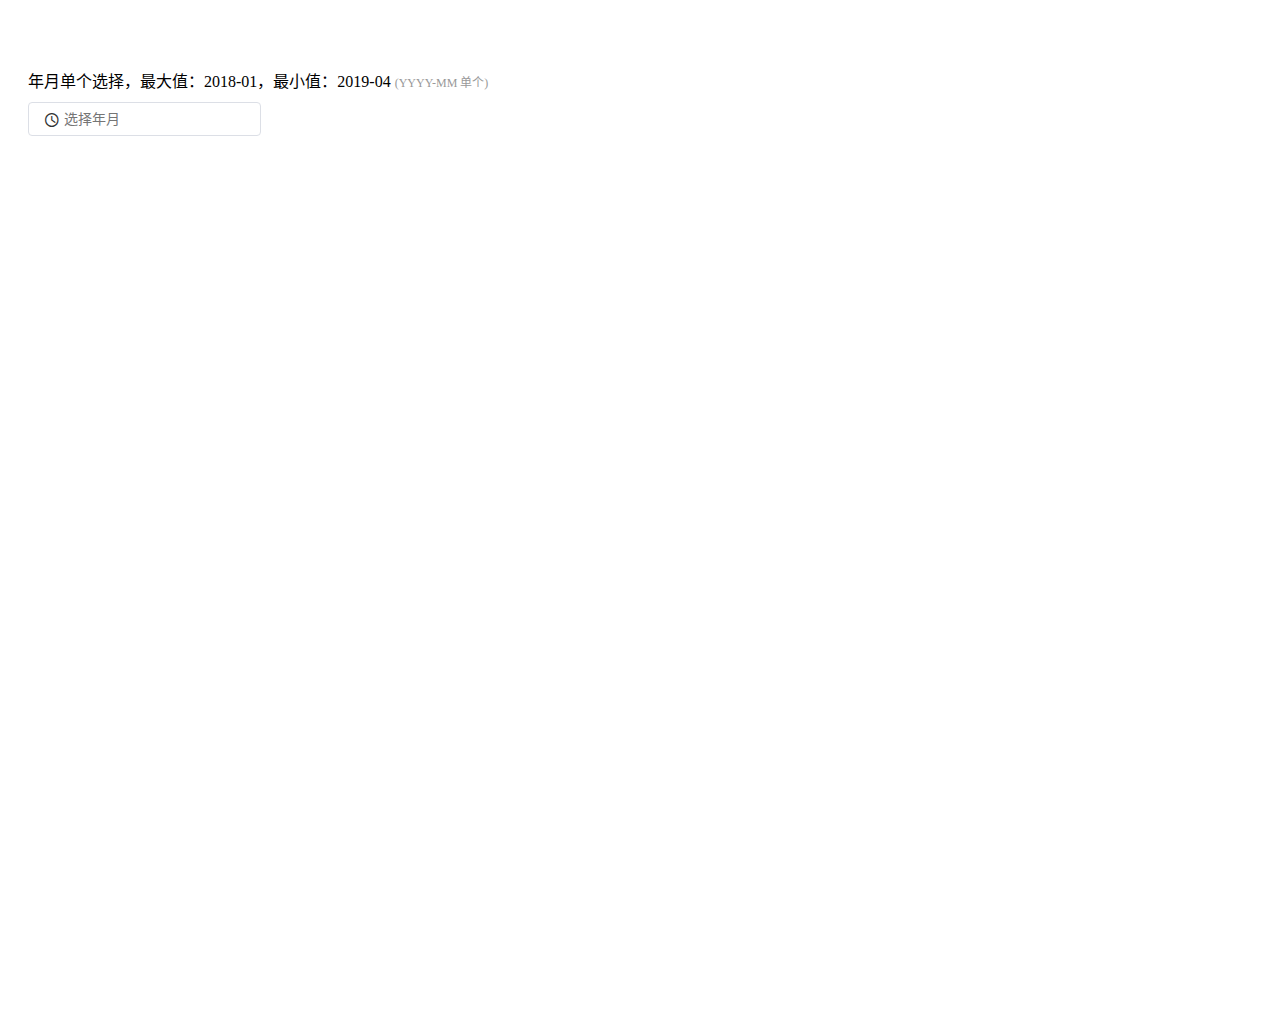
<file: InMarket/hydp/datepicker/index.html>
<!DOCTYPE html>
<html lang="zh-CN">
<head>
    <meta http-equiv="X-UA-Compatible" content="IE=Edge">
    <meta charset="UTF-8">
    <link rel="stylesheet" href="css/datepicker.css">
    <style>
      .p20{
        padding:20px;
      }
      .mt20{
        margin-top:20px;
      }
      .mt40{
        margin-top:40px;
      }
      .mt10{
        margin-top:10px;
      }
      .hide{
        display: none;
      }
      body{
        height:1000px;
      }
      .c999{
        color:#999;
        font-size:12px;
      }
      
    </style>
</head>
<body >
    <div class="p20">
      
    <!--   <div class="mt40">
        <div>年月日单个选择，无最大最小值 <span class="c999">(YYYY-MM-DD 单个)</span></div>
        <div class="c-datepicker-date-editor c-datepicker-single-editor J-datepicker-day mt10">
          <i class="c-datepicker-range__icon kxiconfont icon-clock"></i>
          <input type="text" autocomplete="off" name="" placeholder="选择日期" class=" c-datepicker-data-input only-date" value="">
        </div>
      </div>
      <div class="mt40">
        <div>年月日范围选择，无最大最小值 <span class="c999">(YYYY-MM-DD 范围)</span></div>
        <div class="c-datepicker-date-editor  J-datepicker-range-day mt10">
          <i class="c-datepicker-range__icon kxiconfont icon-clock"></i>
          <input placeholder="开始日期" name="" class="c-datepicker-data-input only-date" value="">
          <span class="c-datepicker-range-separator">-</span>
          <input placeholder="结束日期" name="" class="c-datepicker-data-input only-date" value="">
        </div>
      </div>

      <div class="mt40">
        <div>年月日范围选择，无最大最小值 <span class="c999">(YYYY-MM-DD 范围)</span></div>
        <div class="c-datepicker-date-editor J-datepicker-range-day mt10">
          <i class="c-datepicker-range__icon kxiconfont icon-clock"></i>
          <input placeholder="开始日期" name="" class="c-datepicker-data-input only-date" value="">
          <span class="c-datepicker-range-separator">-</span>
          <input placeholder="结束日期" name="" class="c-datepicker-data-input only-date" value="">
        </div>
      </div>

      <div class="mt40">
        <div>年月日十分秒单个选择，最小值：2018-01-01 04:00:00 ，最大值：2019-04-29 20:59:59 <span class="c999">(YYYY-MM-DD HH:mm:ss 单个)</span></div>
        <div class="c-datepicker-date-editor c-datepicker-single-editor J-datepicker mt10">
          <i class="c-datepicker-range__icon kxiconfont icon-clock"></i>
          <input type="text" autocomplete="off" name="" placeholder="选择日期" class=" c-datepicker-data-input" value="2019-04-29 20:59:59">
        </div>
      </div>
      <div class="mt40">
        <div>年月日十分秒范围选择，最小值：2018-01-01 06:00:00 ，最大值：2019-04-29 20:59:59 <span class="c999">(YYYY-MM-DD HH:mm:ss 范围)</span></div>
        <div class="c-datepicker-date-editor J-datepicker-range mt10">
          <i class="c-datepicker-range__icon kxiconfont icon-clock"></i>
          <input placeholder="开始日期" name="" class="c-datepicker-data-input" value="2018-01-01 04:00:00">
          <span class="c-datepicker-range-separator">-</span>
          <input placeholder="结束日期" name="" class="c-datepicker-data-input" value="2018-03-01 04:00:00">
        </div>
      </div>

      <div class="mt40">
        <div>年月日十分秒范围选择，开始结束限制在一个自然月内 <span class="c999">(YYYY-MM-DD HH:mm:ss 范围)</span></div>
        <div class="c-datepicker-date-editor J-datepicker-range-betweenMonth mt10">
          <i class="c-datepicker-range__icon kxiconfont icon-clock"></i>
          <input placeholder="开始日期" name="" class="c-datepicker-data-input" value="">
          <span class="c-datepicker-range-separator">-</span>
          <input placeholder="结束日期" name="" class="c-datepicker-data-input" value="">
        </div>
      </div>

      <div class="mt40">
        <div>年月日十分秒范围选择，开始结束限制在30天内 <span class="c999">(YYYY-MM-DD HH:mm:ss 范围)</span></div>
        <div class="c-datepicker-date-editor J-datepicker-range-between30 mt10">
          <i class="c-datepicker-range__icon kxiconfont icon-clock"></i>
          <input placeholder="开始日期" name="" class="c-datepicker-data-input" value="">
          <span class="c-datepicker-range-separator">-</span>
          <input placeholder="结束日期" name="" class="c-datepicker-data-input" value="">
        </div>
      </div>

      <div class="mt40">
        <div>年月日十分单个选择 <span class="c999">(YYYY-MM-DD HH:mm 单个)</span></div>
        <div class="c-datepicker-date-editor c-datepicker-single-editor J-datepickerTime-single mt10">
          <i class="c-datepicker-range__icon kxiconfont icon-clock"></i>
          <input type="text" autocomplete="off" name="" placeholder="选择日期" class=" c-datepicker-data-input" value="">
        </div>
      </div>

      <div class="mt40">
        <div>年月日十分范围选择 <span class="c999">(YYYY-MM-DD HH:mm 范围)</span></div>
        <div class="c-datepicker-date-editor J-datepickerTime-range mt10">
          <i class="c-datepicker-range__icon kxiconfont icon-clock"></i>
          <input placeholder="开始日期" name="" class="c-datepicker-data-input" value="">
          <span class="c-datepicker-range-separator">-</span>
          <input placeholder="结束日期" name="" class="c-datepicker-data-input" value="">
        </div>
      </div>
 -->
      <div class="mt40">
        <div>年月单个选择，最大值：2018-01，最小值：2019-04 <span class="c999">(YYYY-MM 单个)</span></div>
        <div class="c-datepicker-date-editor c-datepicker-single-editor J-yearMonthPicker-single mt10">
          <i class="c-datepicker-range__icon kxiconfont icon-clock"></i>
          <input type="text" autocomplete="off" name="" placeholder="选择年月" class=" c-datepicker-data-input" value="">
        </div>
      </div>

     <!--  <div class="mt40">
        <div>年单个选择，最大值：2018，最小值：2019 <span class="c999">(YYYY 单个)</span></div>
        <div class="c-datepicker-date-editor c-datepicker-single-editor J-yearPicker-single mt10">
          <i class="c-datepicker-range__icon kxiconfont icon-clock"></i>
          <input type="text" autocomplete="off" name="" placeholder="选择年份" class=" c-datepicker-data-input" value="">
        </div>
      </div>
      <div class="c-datepicker-box mt40" style="height:300px;overflow: auto;background: #fdf2d7;padding: 20px;">
        父元素滚动，日期选择框跟随input滚动例子<br>
        父元素div.c-datepicker-box，样式：height:300px;overflow: auto; <br><br>
        占位 <br><br>
        占位 <br><br>
        <div class="mt40">
          <div>年月日单个选择，测试父元素滚动用</div>
          <div class="c-datepicker-date-editor c-datepicker-single-editor J-datepicker-day mt10">
            <i class="c-datepicker-range__icon kxiconfont icon-clock"></i>
            <input type="text" autocomplete="off" name="" placeholder="选择日期" class=" c-datepicker-data-input only-date" value="">
          </div>
        </div>
        <div class="mt20">
          <div>年月日单个选择，测试父元素滚动用</div>
          <div class="c-datepicker-date-editor c-datepicker-single-editor J-datepicker-day mt10">
            <i class="c-datepicker-range__icon kxiconfont icon-clock"></i>
            <input type="text" autocomplete="off" name="" placeholder="选择日期" class=" c-datepicker-data-input only-date" value="">
          </div>
        </div>
        占位 <br><br>
        占位 <br><br>
        占位 <br><br>
        占位 <br><br>
        占位 <br><br>
        占位 <br><br> -->
      </div>
      
       
    </div>
    <!-- <i class="c-datepicker-input__icon c-datepicker-range__close-icon"></i> -->
    <script src="http://www.jq22.com/jquery/jquery-1.10.2.js"></script>
    <script src="js/plugins/moment.min.js"></script>
    <!-- <script src="js/datapicker-separate/api.js"></script>
    <script src="js/datapicker-separate/year.js"></script>
    <script src="js/datapicker-separate/month.js"></script>
    <script src="js/datapicker-separate/day.js"></script>
    <script src="js/datapicker-separate/time.js"></script>
    <script src="js/datapicker-separate/datepicker.js"></script> -->

    <script src="js/datepicker.all.js"></script>
    <!-- <script src="js/datepicker.all.min.js"></script> -->
    <script type="text/javascript">
      $(function(){
        var DATAPICKERAPI = {
          // 默认input显示当前月,自己获取后填充
          activeMonthRange: function () {
            return {
              begin: moment().set({ 'date': 1, 'hour': 0, 'minute': 0, 'second': 0 }).format('YYYY-MM-DD HH:mm:ss'),
              end: moment().set({ 'hour': 23, 'minute': 59, 'second': 59 }).format('YYYY-MM-DD HH:mm:ss')
            }
          },
          shortcutMonth: function () {
            // 当月
            var nowDay = moment().get('date');
            var prevMonthFirstDay = moment().subtract(1, 'months').set({ 'date': 1 });
            var prevMonthDay = moment().diff(prevMonthFirstDay, 'days');
            return {
              now: '-' + nowDay + ',0',
              prev: '-' + prevMonthDay + ',-' + nowDay
            }
          },
          // 注意为函数：快捷选项option:只能同一个月份内的
          rangeMonthShortcutOption1: function () {
            var result = DATAPICKERAPI.shortcutMonth();
            return [{
              name: '昨天',
              day: '-1,-1',
              time: '00:00:00,23:59:59'
            }, {
              name: '这一月',
              day: result.now,
              time: '00:00:00,'
            }, {
              name: '上一月',
              day: result.prev,
              time: '00:00:00,23:59:59'
            }];
          },
          // 快捷选项option
          rangeShortcutOption1: [{
            name: '最近一周',
            day: '-7,0'
          }, {
            name: '最近一个月',
            day: '-30,0'
          }, {
            name: '最近三个月',
            day: '-90, 0'
          }],
          singleShortcutOptions1: [{
            name: '今天',
            day: '0'
          }, {
            name: '昨天',
            day: '-1',
            time: '00:00:00'
          }, {
            name: '一周前',
            day: '-7'
          }]
        };
          //十分秒年月日单个
          $('.J-datepicker').datePicker({
            hasShortcut:true,
            min:'2018-01-01 04:00:00',
            max:'2019-04-29 20:59:59',
            shortcutOptions:[{
              name: '今天',
              day: '0'
            }, {
              name: '昨天',
              day: '-1',
              time: '00:00:00'
            }, {
              name: '一周前',
              day: '-7'
            }],
            hide:function(){
              console.info(this)
            }
          });
          
          //年月日单个
          $('.J-datepicker-day').datePicker({
            hasShortcut: true,
            format:'YYYY-MM-DD',
            shortcutOptions: [{
              name: '今天',
              day: '0'
            }, {
              name: '昨天',
              day: '-1'
            }, {
              name: '一周前',
              day: '-7'
            }]
          });
          
          //年月日范围
          $('.J-datepicker-range-day').datePicker({
            hasShortcut: true,
            format: 'YYYY-MM-DD',
            isRange: true,
            shortcutOptions: DATAPICKERAPI.rangeShortcutOption1
          });

          //十分年月日单个
          $('.J-datepickerTime-single').datePicker({
            format: 'YYYY-MM-DD HH:mm'
          });
          
          //十分年月日范围
          $('.J-datepickerTime-range').datePicker({
            format: 'YYYY-MM-DD HH:mm',
            isRange: true
          });
          
          //十分秒年月日范围，包含最大最小值
          $('.J-datepicker-range').datePicker({
            hasShortcut: true,
            min: '2018-01-01 06:00:00',
            max: '2019-04-29 20:59:59',
            isRange: true,
            shortcutOptions: [{
              name: '昨天',
              day: '-1,-1',
              time: '00:00:00,23:59:59'
            },{
              name: '最近一周',
              day: '-7,0',
              time:'00:00:00,'
            }, {
              name: '最近一个月',
              day: '-30,0',
              time: '00:00:00,'
            }, {
              name: '最近三个月',
              day: '-90, 0',
              time: '00:00:00,'
            }],
            hide: function () {
              console.info(this.$input.eq(0).val(), this.$input.eq(1).val())
            }
          });
          //十分秒年月日范围，限制只能选择同一月，比如2018-10-01到2018-10-30
          $('.J-datepicker-range-betweenMonth').datePicker({
            isRange: true,
            between:'month',
            hasShortcut: true,
            shortcutOptions: DATAPICKERAPI.rangeMonthShortcutOption1()
          });
          
          //十分秒年月日范围，限制开始结束相隔天数小于30天
          $('.J-datepicker-range-between30').datePicker({
            isRange: true,
            between: 30
          });
          
          //年月单个
          $('.J-yearMonthPicker-single').datePicker({
            format: 'YYYY-MM',
            min: '2018-01',
            max: '2019-04'
          });
          
          //选择年
          $('.J-yearPicker-single').datePicker({
            format: 'YYYY',
            min: '2018',
            max: '2020'
          });
          
          
      });
    </script>
</body>
</html>
</file>
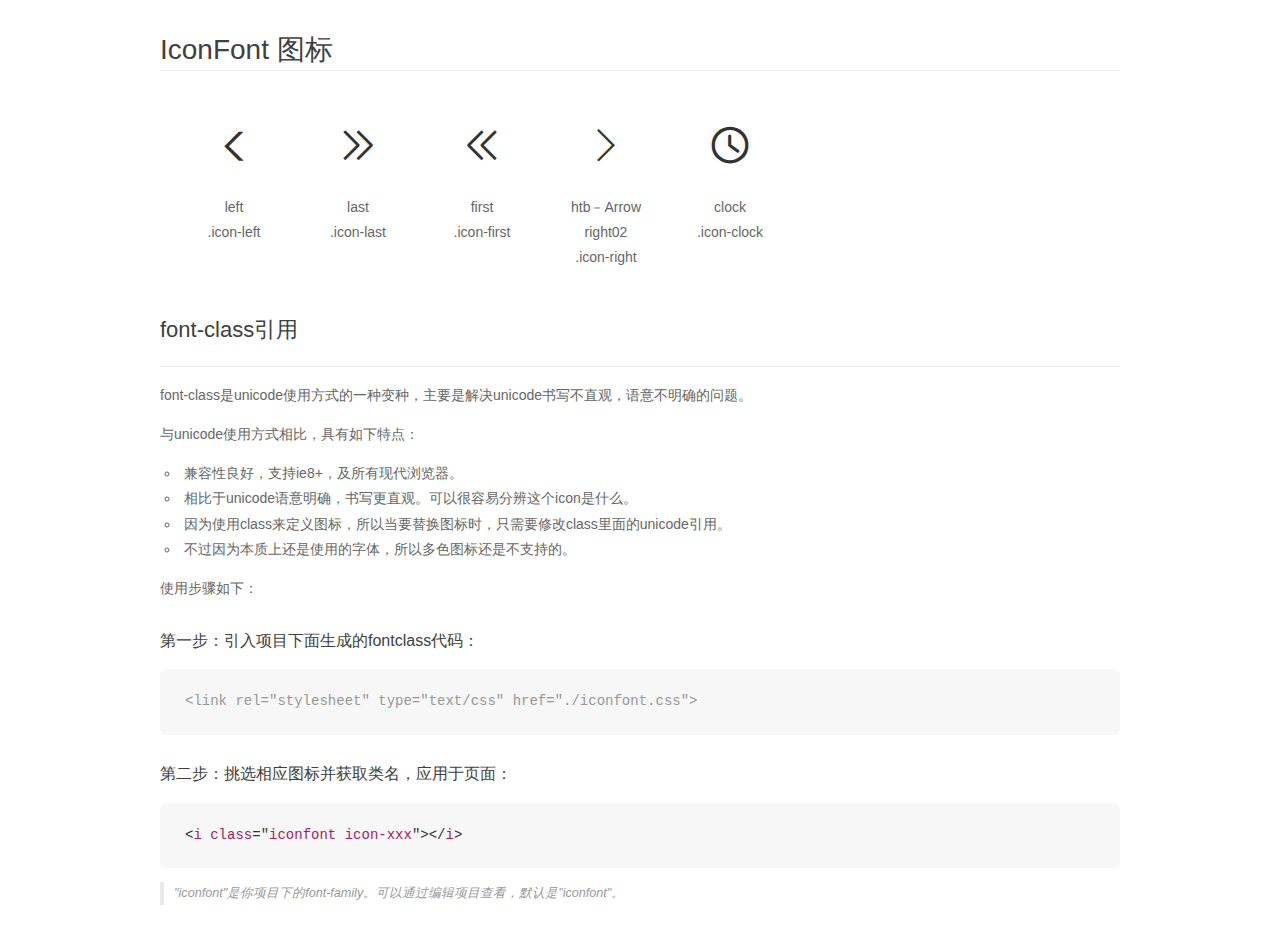
<file: InMarket/hydp/datepicker/fonts/iconfont/demo_fontclass.html>
<!DOCTYPE html>
<html>
<head>
    <meta charset="utf-8"/>
    <title>IconFont</title>
    <link rel="stylesheet" href="demo.css">
    <link rel="stylesheet" href="iconfont.css">
</head>
<body>
    <div class="main markdown">
        <h1>IconFont 图标</h1>
        <ul class="icon_lists clear">
            
                <li>
                <i class="icon iconfont icon-left"></i>
                    <div class="name">left</div>
                    <div class="fontclass">.icon-left</div>
                </li>
            
                <li>
                <i class="icon iconfont icon-last"></i>
                    <div class="name">last</div>
                    <div class="fontclass">.icon-last</div>
                </li>
            
                <li>
                <i class="icon iconfont icon-first"></i>
                    <div class="name">first</div>
                    <div class="fontclass">.icon-first</div>
                </li>
            
                <li>
                <i class="icon iconfont icon-right"></i>
                    <div class="name">htb－Arrow right02</div>
                    <div class="fontclass">.icon-right</div>
                </li>
            
                <li>
                <i class="icon iconfont icon-clock"></i>
                    <div class="name">clock</div>
                    <div class="fontclass">.icon-clock</div>
                </li>
            
        </ul>

        <h2 id="font-class-">font-class引用</h2>
        <hr>

        <p>font-class是unicode使用方式的一种变种，主要是解决unicode书写不直观，语意不明确的问题。</p>
        <p>与unicode使用方式相比，具有如下特点：</p>
        <ul>
        <li>兼容性良好，支持ie8+，及所有现代浏览器。</li>
        <li>相比于unicode语意明确，书写更直观。可以很容易分辨这个icon是什么。</li>
        <li>因为使用class来定义图标，所以当要替换图标时，只需要修改class里面的unicode引用。</li>
        <li>不过因为本质上还是使用的字体，所以多色图标还是不支持的。</li>
        </ul>
        <p>使用步骤如下：</p>
        <h3 id="-fontclass-">第一步：引入项目下面生成的fontclass代码：</h3>


        <pre><code class="lang-js hljs javascript"><span class="hljs-comment">&lt;link rel="stylesheet" type="text/css" href="./iconfont.css"&gt;</span></code></pre>
        <h3 id="-">第二步：挑选相应图标并获取类名，应用于页面：</h3>
        <pre><code class="lang-css hljs">&lt;<span class="hljs-selector-tag">i</span> <span class="hljs-selector-tag">class</span>="<span class="hljs-selector-tag">iconfont</span> <span class="hljs-selector-tag">icon-xxx</span>"&gt;&lt;/<span class="hljs-selector-tag">i</span>&gt;</code></pre>
        <blockquote>
        <p>"iconfont"是你项目下的font-family。可以通过编辑项目查看，默认是"iconfont"。</p>
        </blockquote>
    </div>
</body>
</html>
</file>
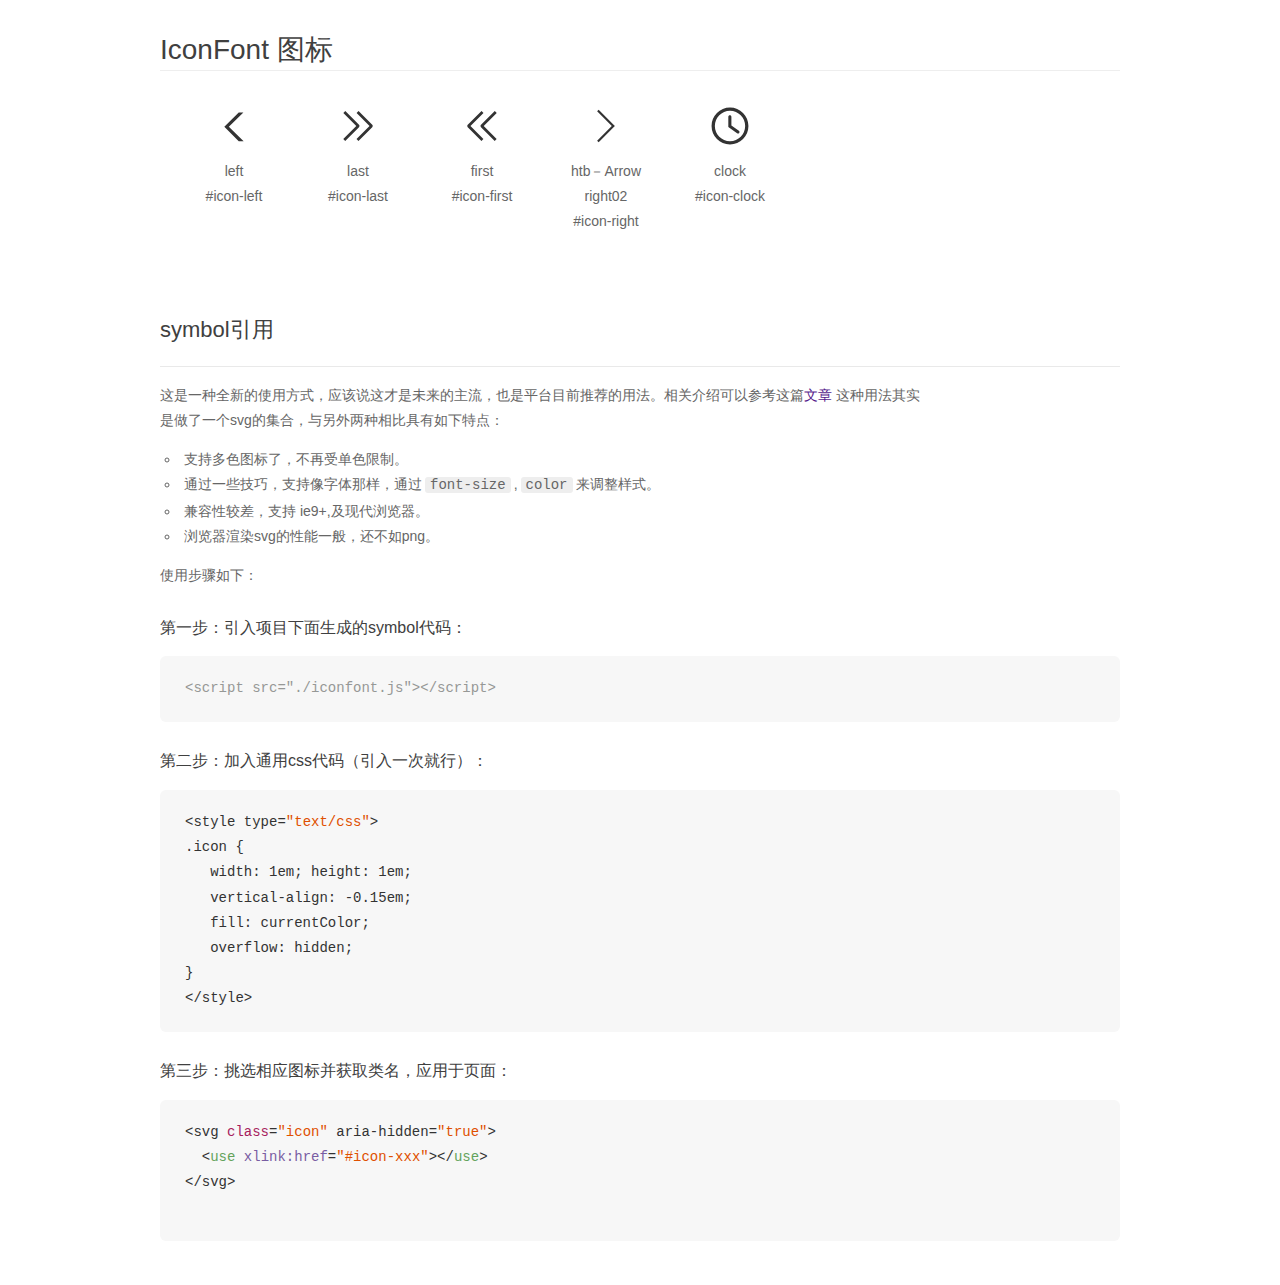
<file: InMarket/hydp/datepicker/fonts/iconfont/demo_symbol.html>
<!DOCTYPE html>
<html>
<head>
    <meta charset="utf-8"/>
    <title>IconFont</title>
    <link rel="stylesheet" href="demo.css">
    <script src="iconfont.js"></script>

    <style type="text/css">
        .icon {
          /* 通过设置 font-size 来改变图标大小 */
          width: 1em; height: 1em;
          /* 图标和文字相邻时，垂直对齐 */
          vertical-align: -0.15em;
          /* 通过设置 color 来改变 SVG 的颜色/fill */
          fill: currentColor;
          /* path 和 stroke 溢出 viewBox 部分在 IE 下会显示
             normalize.css 中也包含这行 */
          overflow: hidden;
        }

    </style>
</head>
<body>
    <div class="main markdown">
        <h1>IconFont 图标</h1>
        <ul class="icon_lists clear">
            
                <li>
                    <svg class="icon" aria-hidden="true">
                        <use xlink:href="#icon-left"></use>
                    </svg>
                    <div class="name">left</div>
                    <div class="fontclass">#icon-left</div>
                </li>
            
                <li>
                    <svg class="icon" aria-hidden="true">
                        <use xlink:href="#icon-last"></use>
                    </svg>
                    <div class="name">last</div>
                    <div class="fontclass">#icon-last</div>
                </li>
            
                <li>
                    <svg class="icon" aria-hidden="true">
                        <use xlink:href="#icon-first"></use>
                    </svg>
                    <div class="name">first</div>
                    <div class="fontclass">#icon-first</div>
                </li>
            
                <li>
                    <svg class="icon" aria-hidden="true">
                        <use xlink:href="#icon-right"></use>
                    </svg>
                    <div class="name">htb－Arrow right02</div>
                    <div class="fontclass">#icon-right</div>
                </li>
            
                <li>
                    <svg class="icon" aria-hidden="true">
                        <use xlink:href="#icon-clock"></use>
                    </svg>
                    <div class="name">clock</div>
                    <div class="fontclass">#icon-clock</div>
                </li>
            
        </ul>


        <h2 id="symbol-">symbol引用</h2>
        <hr>

        <p>这是一种全新的使用方式，应该说这才是未来的主流，也是平台目前推荐的用法。相关介绍可以参考这篇<a href="">文章</a>
        这种用法其实是做了一个svg的集合，与另外两种相比具有如下特点：</p>
        <ul>
          <li>支持多色图标了，不再受单色限制。</li>
          <li>通过一些技巧，支持像字体那样，通过<code>font-size</code>,<code>color</code>来调整样式。</li>
          <li>兼容性较差，支持 ie9+,及现代浏览器。</li>
          <li>浏览器渲染svg的性能一般，还不如png。</li>
        </ul>
        <p>使用步骤如下：</p>
        <h3 id="-symbol-">第一步：引入项目下面生成的symbol代码：</h3>
        <pre><code class="lang-js hljs javascript"><span class="hljs-comment">&lt;script src="./iconfont.js"&gt;&lt;/script&gt;</span></code></pre>
        <h3 id="-css-">第二步：加入通用css代码（引入一次就行）：</h3>
        <pre><code class="lang-js hljs javascript">&lt;style type=<span class="hljs-string">"text/css"</span>&gt;
.icon {
   width: <span class="hljs-number">1</span>em; height: <span class="hljs-number">1</span>em;
   vertical-align: <span class="hljs-number">-0.15</span>em;
   fill: currentColor;
   overflow: hidden;
}
&lt;<span class="hljs-regexp">/style&gt;</span></code></pre>
        <h3 id="-">第三步：挑选相应图标并获取类名，应用于页面：</h3>
        <pre><code class="lang-js hljs javascript">&lt;svg <span class="hljs-class"><span class="hljs-keyword">class</span></span>=<span class="hljs-string">"icon"</span> aria-hidden=<span class="hljs-string">"true"</span>&gt;<span class="xml"><span class="hljs-tag">
  &lt;<span class="hljs-name">use</span> <span class="hljs-attr">xlink:href</span>=<span class="hljs-string">"#icon-xxx"</span>&gt;</span><span class="hljs-tag">&lt;/<span class="hljs-name">use</span>&gt;</span>
</span>&lt;<span class="hljs-regexp">/svg&gt;
        </span></code></pre>
    </div>
</body>
</html>
</file>
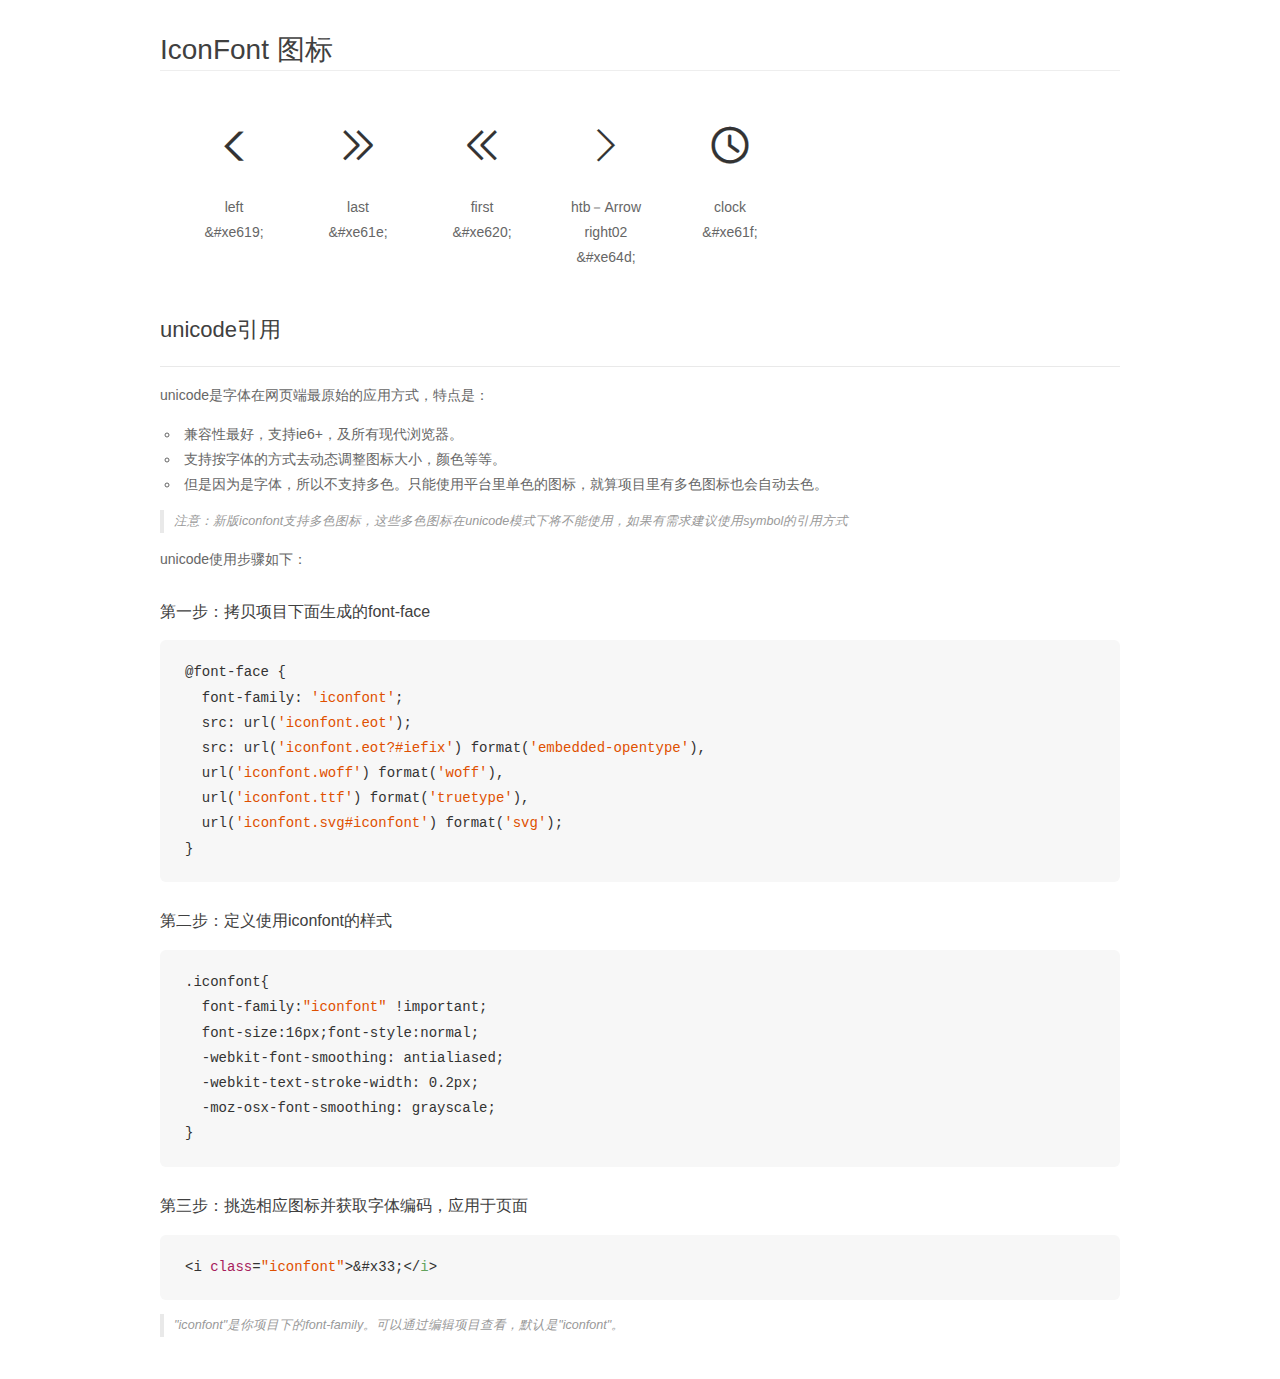
<file: InMarket/hydp/datepicker/fonts/iconfont/demo_unicode.html>
<!DOCTYPE html>
<html>
<head>
    <meta charset="utf-8"/>
    <title>IconFont</title>
    <link rel="stylesheet" href="demo.css">

    <style type="text/css">

        @font-face {font-family: "iconfont";
          src: url('iconfont.eot'); /* IE9*/
          src: url('iconfont.eot#iefix') format('embedded-opentype'), /* IE6-IE8 */
          url('iconfont.woff') format('woff'), /* chrome, firefox */
          url('iconfont.ttf') format('truetype'), /* chrome, firefox, opera, Safari, Android, iOS 4.2+*/
          url('iconfont.svg#iconfont') format('svg'); /* iOS 4.1- */
        }

        .iconfont {
          font-family:"iconfont" !important;
          font-size:16px;
          font-style:normal;
          -webkit-font-smoothing: antialiased;
          -webkit-text-stroke-width: 0.2px;
          -moz-osx-font-smoothing: grayscale;
        }

    </style>
</head>
<body>
    <div class="main markdown">
        <h1>IconFont 图标</h1>
        <ul class="icon_lists clear">
            
                <li>
                <i class="icon iconfont">&#xe619;</i>
                    <div class="name">left</div>
                    <div class="code">&amp;#xe619;</div>
                </li>
            
                <li>
                <i class="icon iconfont">&#xe61e;</i>
                    <div class="name">last</div>
                    <div class="code">&amp;#xe61e;</div>
                </li>
            
                <li>
                <i class="icon iconfont">&#xe620;</i>
                    <div class="name">first</div>
                    <div class="code">&amp;#xe620;</div>
                </li>
            
                <li>
                <i class="icon iconfont">&#xe64d;</i>
                    <div class="name">htb－Arrow right02</div>
                    <div class="code">&amp;#xe64d;</div>
                </li>
            
                <li>
                <i class="icon iconfont">&#xe61f;</i>
                    <div class="name">clock</div>
                    <div class="code">&amp;#xe61f;</div>
                </li>
            
        </ul>
        <h2 id="unicode-">unicode引用</h2>
        <hr>

        <p>unicode是字体在网页端最原始的应用方式，特点是：</p>
        <ul>
        <li>兼容性最好，支持ie6+，及所有现代浏览器。</li>
        <li>支持按字体的方式去动态调整图标大小，颜色等等。</li>
        <li>但是因为是字体，所以不支持多色。只能使用平台里单色的图标，就算项目里有多色图标也会自动去色。</li>
        </ul>
        <blockquote>
        <p>注意：新版iconfont支持多色图标，这些多色图标在unicode模式下将不能使用，如果有需求建议使用symbol的引用方式</p>
        </blockquote>
        <p>unicode使用步骤如下：</p>
        <h3 id="-font-face">第一步：拷贝项目下面生成的font-face</h3>
        <pre><code class="lang-js hljs javascript">@font-face {
  font-family: <span class="hljs-string">'iconfont'</span>;
  src: url(<span class="hljs-string">'iconfont.eot'</span>);
  src: url(<span class="hljs-string">'iconfont.eot?#iefix'</span>) format(<span class="hljs-string">'embedded-opentype'</span>),
  url(<span class="hljs-string">'iconfont.woff'</span>) format(<span class="hljs-string">'woff'</span>),
  url(<span class="hljs-string">'iconfont.ttf'</span>) format(<span class="hljs-string">'truetype'</span>),
  url(<span class="hljs-string">'iconfont.svg#iconfont'</span>) format(<span class="hljs-string">'svg'</span>);
}
</code></pre>
        <h3 id="-iconfont-">第二步：定义使用iconfont的样式</h3>
        <pre><code class="lang-js hljs javascript">.iconfont{
  font-family:<span class="hljs-string">"iconfont"</span> !important;
  font-size:<span class="hljs-number">16</span>px;font-style:normal;
  -webkit-font-smoothing: antialiased;
  -webkit-text-stroke-width: <span class="hljs-number">0.2</span>px;
  -moz-osx-font-smoothing: grayscale;
}
</code></pre>
        <h3 id="-">第三步：挑选相应图标并获取字体编码，应用于页面</h3>
        <pre><code class="lang-js hljs javascript">&lt;i <span class="hljs-class"><span class="hljs-keyword">class</span></span>=<span class="hljs-string">"iconfont"</span>&gt;&amp;#x33;<span class="xml"><span class="hljs-tag">&lt;/<span class="hljs-name">i</span>&gt;</span></span></code></pre>

        <blockquote>
        <p>"iconfont"是你项目下的font-family。可以通过编辑项目查看，默认是"iconfont"。</p>
        </blockquote>
    </div>


</body>
</html>
</file>
<file: InMarket/hydp/datepicker/css/datepicker.css>
@font-face{font-family:"kxiconfont";src:url("iconfont.eot?t=1534989522363");src:url("iconfont.eot?t=1534989522363#iefix") format("embedded-opentype"),url("[data-uri]") format("woff"),url("iconfont.ttf?t=1534989522363") format("truetype"),url("iconfont.svg?t=1534989522363#iconfont") format("svg")}.kxiconfont{font-family:"kxiconfont" !important;font-size:16px;font-style:normal;-webkit-font-smoothing:antialiased;-moz-osx-font-smoothing:grayscale}.icon-left:before{content:"\e619"}.icon-last:before{content:"\e61e"}.icon-first:before{content:"\e620"}.icon-right:before{content:"\e64d"}.icon-clock:before{content:"\e61f"}a{color:#20A0FF}*:before,*:after{-webkit-box-sizing:border-box;-moz-box-sizing:border-box;box-sizing:border-box}.c-datepicker-picker{-webkit-box-sizing:border-box;-moz-box-sizing:border-box;box-sizing:border-box;width:296px;position:absolute;z-index:2001}.c-datepicker-picker *:before,.c-datepicker-picker *:after{-webkit-box-sizing:border-box;-moz-box-sizing:border-box;box-sizing:border-box}.c-datepicker-picker{color:#333;border:1px solid #e4e7ed;box-shadow:0 2px 12px 0 rgba(0,0,0,0.1);background:#fff;border-radius:4px;line-height:30px;margin:5px 0;display:none}.c-datepicker-picker a{color:#333}.c-datepicker-date-picker.has-time .c-datepicker-picker__body-wrapper{position:relative}.c-datepicker-date-picker__time-header{position:relative;border-bottom:1px solid #e4e4e4;font-size:12px;padding:8px 5px 5px;display:table;width:100%;box-sizing:border-box}.c-datepicker-date-picker__editor-wrap{position:relative;display:table-cell;padding:0 5px}.c-datepicker-input{position:relative;font-size:14px;display:inline-block;width:100%}.c-datepicker-input--small{font-size:13px}.c-datepicker-input__inner{-webkit-appearance:none;background-color:#fff;background-image:none;border-radius:4px;border:1px solid #dcdfe6;box-sizing:border-box;color:#333;display:inline-block;font-size:inherit;height:40px;line-height:40px;outline:none;width:100%;padding:0 10px}.c-datepicker-input--small .c-datepicker-input__inner{height:32px;line-height:32px}.c-datepicker-time-panel{margin:5px 0;border:1px solid #e4e7ed;background-color:#fff;box-shadow:0 2px 12px 0 rgba(0,0,0,0.1);border-radius:2px;position:absolute;width:180px;left:0;z-index:1000;user-select:none}.c-datepicker-time-panel__content{font-size:0;position:relative;overflow:hidden}.c-datepicker-time-panel__content:before,.c-datepicker-time-panel__content:after{content:"";top:50%;position:absolute;margin-top:-15px;height:32px;z-index:-1;left:0;right:0;box-sizing:border-box;padding-top:6px;text-align:left;border-top:1px solid #e4e7ed;border-bottom:1px solid #e4e7ed}.c-datepicker-time-panel__content:after{left:50%;margin-left:12%;margin-right:12%}.c-datepicker-time-panel__content.has-seconds:after{left:66.66667%}.c-datepicker-time-spinner{width:100%;white-space:nowrap}.c-datepicker-time-spinner.has-seconds .c-datepicker-time-spinner__wrapper{width:33.3%}.c-datepicker-time-spinner__wrapper{height:190px;overflow:auto;display:inline-block;width:50%;vertical-align:top;position:relative}.c-datepicker-scrollbar{overflow:hidden;position:relative}.c-datepicker-scrollbar::-webkit-scrollbar{display:none}.c-datepicker-scrollbar__wrap{overflow:scroll;height:100%}.c-datepicker-time-spinner__wrapper .c-datepicker-scrollbar__wrap:not(.c-datepicker-scrollbar__wrap--hidden-default){padding-bottom:15px}.c-datepicker-time-spinner__list{margin:0;list-style:none}.c-datepicker-time-spinner__input.c-datepicker-input .c-datepicker-input__inner,.c-datepicker-time-spinner__list{padding:0;text-align:center}.c-datepicker-time-spinner__list:after,.c-datepicker-time-spinner__list:before{content:"";display:block;width:100%;height:80px}.c-datepicker-time-spinner__item{height:32px;line-height:32px;font-size:12px;color:#333}.c-datepicker-scrollbar__bar.is-horizontal{height:6px;left:2px}.c-datepicker-scrollbar__bar.is-horizontal>div{height:100%}.c-datepicker-scrollbar__thumb{position:relative;display:block;width:0;height:0;cursor:pointer;border-radius:inherit;background-color:rgba(144,146,152,0.3);transition:background-color .3s}.c-datepicker-time-panel__footer{border-top:1px solid #e4e4e4;padding:4px 0;height:36px;line-height:25px;text-align:right;box-sizing:border-box}.c-datepicker-time-panel__btn{border:none;line-height:28px;padding:0 5px;margin:0 5px;cursor:pointer;background-color:transparent;outline:none;font-size:12px;color:#303133}.c-datepicker-time-panel__btn.confirm{font-weight:800;color:#409eff}.c-datepicker-time-panel__btn.cancel{font-weight:800;color:#999}.c-datepicker-time-panel__btn.min,.c-datepicker-time-panel__btn.max{float:left;padding-right:0}.c-datepicker-date-picker__header{margin:10px 12px;text-align:center}.c-datepicker-date-picker__header-label{font-size:16px;font-weight:500;padding:0 5px;line-height:22px;text-align:center;cursor:pointer;color:#333}.c-datepicker-picker__content{position:relative;margin:10px 15px}.c-datepicker-date-picker table{table-layout:fixed;width:100%}.c-datepicker-date-table{font-size:12px;user-select:none;border-spacing:0;width:100%}.c-datepicker-date-table td.next-month .cell,.c-datepicker-date-table td.prev-month .cell{color:#c0c4cc}.c-datepicker-date-table td.disabled .cell,.c-datepicker-month-table td.disabled .cell,.c-datepicker-year-table td.disabled .cell{text-decoration:line-through;color:#999}.c-datepicker-year-table td.current .cell{color:#409eff}.c-datepicker-date-table td{width:34px;height:30px;padding:4px 0;box-sizing:border-box;text-align:center;cursor:pointer;position:relative}.c-datepicker-date-table td div{height:30px;padding:3px 0;box-sizing:border-box}.c-datepicker-date-table td .cell{width:24px;height:24px;display:block;margin:0 auto;line-height:24px;position:absolute;left:50%;transform:translateX(-50%);border-radius:50%}.c-datepicker-date-table td.in-range div,.c-datepicker-date-table td.in-range div:hover{background-color:#f2f6fc}.c-datepicker-date-table td.start-date div{margin-left:1px;border-top-left-radius:15px;border-bottom-left-radius:15px}.c-datepicker-date-table td.end-date div{margin-right:1px;border-top-right-radius:15px;border-bottom-right-radius:15px}.c-datepicker-date-table th{padding:5px;color:#333;font-weight:400;border-bottom:1px solid #ebeef5}.c-datepicker-year-table,.c-datepicker-month-table{font-size:14px;margin:-1px;border-collapse:collapse;margin-bottom:5px}.c-datepicker-month-table td .cell{width:48px;height:32px;display:block;line-height:32px;color:#333;margin:0 auto}.c-datepicker-button{display:inline-block;line-height:1;white-space:nowrap;cursor:pointer;background:#fff;border:1px solid #dcdfe6;border-color:#dcdfe6;color:#333;-webkit-appearance:none;text-align:center;box-sizing:border-box;outline:none;margin:0;transition:.1s;font-weight:500;-moz-user-select:none;-webkit-user-select:none;-ms-user-select:none;padding:12px 20px;font-size:14px;border-radius:4px}.c-datepicker-button--mini{padding:7px 15px;font-size:12px;border-radius:3px}.c-datepicker-button--text{border-color:transparent;color:#409eff;background:transparent;padding-left:0;padding-right:0}.popper__arrow{top:-6px;left:50%;margin-right:3px;border-top-width:0;border-bottom-color:#ebeef5;position:absolute;display:block;width:0;height:0;border-color:transparent;border-style:solid}.popper__arrow{border-width:6px;filter:drop-shadow(0 2px 12px rgba(0,0,0,0.03))}.c-datepicker-date-table td.available:hover{color:#409eff}.c-datepicker-picker__footer{border-top:1px solid #e4e4e4;padding:4px;text-align:right;background-color:#fff;position:relative;font-size:0}.c-datepicker-button+.c-datepicker-button{margin-left:10px}.c-datepicker-date-picker__prev-btn{float:left}.c-datepicker-date-picker__next-btn{float:right}.c-datepicker-picker__icon-btn{cursor:pointer;padding:2px 7px}.c-datepicker-picker__icon-btn:hover{color:#409eff}.c-datepicker-date-table td.in-range div,.c-datepicker-date-table td.in-range div:hover{background-color:#f2f6fc}.c-datepicker-scrollbar__thumb{position:relative;display:block;width:0;height:0;cursor:pointer;border-radius:inherit;background-color:rgba(144,146,152,0.3);transition:background-color .3s}.c-datepicker-scrollbar__bar.is-vertical>div{width:100%}.c-datepicker-scrollbar__bar{position:absolute;right:2px;bottom:2px;z-index:1;border-radius:4px;opacity:0;transition:opacity .12s ease-out}.c-datepicker-date-table td.today .cell{color:#409eff;font-weight:700}.c-datepicker-date-table td.cell{width:24px;height:24px;display:block;margin:0 auto;line-height:24px;border-radius:50%}.c-datepicker-date-table td.current:not(.disabled) .cell{color:#fff;background-color:#409eff}.c-datepicker-month-table td .cell:hover,.c-datepicker-month-table td.current:not(.disabled) .cell{color:#409eff}.c-datepicker-scrollbar__bar.is-vertical{width:6px;top:2px}.c-datepicker-scrollbar__bar.is-horizontal{height:6px;left:2px}.c-datepicker-scrollbar__bar.is-horizontal>div{height:100%}.c-datepicker-month-table td,.c-datepicker-year-table td{text-align:center;padding:16px 3px;cursor:pointer}.c-datepicker-picker [slot=sidebar]+.c-datepicker-picker__body,.c-datepicker-picker__sidebar+.c-datepicker-picker__body{margin-left:102px}.c-datepicker-picker [slot=sidebar],.c-datepicker-picker__sidebar{position:absolute;top:0;bottom:0;width:102px;border-right:1px solid #e4e4e4;box-sizing:border-box;padding-top:6px;background-color:#fff;overflow:auto}.c-datepicker-picker__shortcut{display:block;width:100%;border:0;background-color:transparent;line-height:28px;font-size:14px;color:#333;padding-left:8px;text-align:left;outline:none;cursor:pointer}.c-datepicker-picker__shortcut:hover{color:#409eff}.c-datepicker-date-range-picker.has-sidebar{width:636px}.c-datepicker-date-picker.has-sidebar{width:390px}.c-datepicker-picker__body-wrapper:after,.c-datepicker-picker__body:after,.c-datepicker-picker__body-content:after{content:"";display:table;clear:both}.c-datepicker-date-range-picker{width:532px}.c-datepicker-date-range-picker-panel__wrap{float:left;width:50%;box-sizing:border-box;margin:0;padding:10px}.c-datepicker-date-range-picker-panel__wrap.is-left{border-right:1px solid #e4e4e4}.c-datepicker-picker__content{margin:0;width:100%;margin:0 auto}.c-datepicker-date-range-picker__time-header{position:relative;border-bottom:1px solid #e4e4e4;font-size:12px;padding:8px 5px 5px;display:table;width:100%;box-sizing:border-box}.c-datepicker-date-range-picker__time-content{box-sizing:border-box;display:table-cell}.c-datepicker-date-range-picker__editor-wrap{position:relative;display:table-cell;padding:0 5px}.is-right .c-datepicker-date-range-picker__header-year{margin-left:66px;margin-right:10px}.is-right .c-datepicker-date-range-picker__header-month{margin-right:10px}.is-left .c-datepicker-date-range-picker__header-year{margin-left:12px}.is-left .c-datepicker-date-range-picker__header-month{margin-left:10px}.c-datepicker-date-range-picker__header{user-select:none;font-size:16px}.c-datepicker-data-input{border:none;outline:none;display:inline-block;height:100%;margin:0;padding:0;text-align:center;font-size:14px;color:#333;line-height:1;vertical-align:top;background-color:#fff}.c-datepicker-data-input.only-date{width:86px}.c-datepicker-single-editor .c-datepicker-data-input{text-align:left}.c-datepicker-range-separator{padding:0 3px;display:inline-block;text-align:center}.c-datepicker-date-editor{-webkit-appearance:none;background-color:#fff;background-image:none;border-radius:4px;border:1px solid #dcdfe6;box-sizing:border-box;color:#333;display:inline-block;font-size:inherit;height:34px;line-height:34px;outline:none;padding:0 15px;white-space:nowrap}.c-datepicker-range__icon{display:inline-block;text-align:center}
</file>
<file: InMarket/hydp/datepicker/fonts/iconfont/iconfont.css>
@font-face {font-family: "iconfont";
  src: url('iconfont.eot?t=1534989522363'); /* IE9*/
  src: url('iconfont.eot?t=1534989522363#iefix') format('embedded-opentype'), /* IE6-IE8 */
  url('[data-uri]') format('woff'),
  url('iconfont.ttf?t=1534989522363') format('truetype'), /* chrome, firefox, opera, Safari, Android, iOS 4.2+*/
  url('iconfont.svg?t=1534989522363#iconfont') format('svg'); /* iOS 4.1- */
}

.iconfont {
  font-family:"iconfont" !important;
  font-size:16px;
  font-style:normal;
  -webkit-font-smoothing: antialiased;
  -moz-osx-font-smoothing: grayscale;
}

.icon-left:before { content: "\e619"; }

.icon-last:before { content: "\e61e"; }

.icon-first:before { content: "\e620"; }

.icon-right:before { content: "\e64d"; }

.icon-clock:before { content: "\e61f"; }
</file>
<file: InMarket/hydp/datepicker/fonts/iconfont/demo.css>
*{margin: 0;padding: 0;list-style: none;}
/*
KISSY CSS Reset
理念：1. reset 的目的不是清除浏览器的默认样式，这仅是部分工作。清除和重置是紧密不可分的。
2. reset 的目的不是让默认样式在所有浏览器下一致，而是减少默认样式有可能带来的问题。
3. reset 期望提供一套普适通用的基础样式。但没有银弹，推荐根据具体需求，裁剪和修改后再使用。
特色：1. 适应中文；2. 基于最新主流浏览器。
维护：玉伯<lifesinger@gmail.com>, 正淳<ragecarrier@gmail.com>
 */

/** 清除内外边距 **/
body, h1, h2, h3, h4, h5, h6, hr, p, blockquote, /* structural elements 结构元素 */
dl, dt, dd, ul, ol, li, /* list elements 列表元素 */
pre, /* text formatting elements 文本格式元素 */
form, fieldset, legend, button, input, textarea, /* form elements 表单元素 */
th, td /* table elements 表格元素 */ {
  margin: 0;
  padding: 0;
}

/** 设置默认字体 **/
body,
button, input, select, textarea /* for ie */ {
  font: 12px/1.5 tahoma, arial, \5b8b\4f53, sans-serif;
}
h1, h2, h3, h4, h5, h6 { font-size: 100%; }
address, cite, dfn, em, var { font-style: normal; } /* 将斜体扶正 */
code, kbd, pre, samp { font-family: courier new, courier, monospace; } /* 统一等宽字体 */
small { font-size: 12px; } /* 小于 12px 的中文很难阅读，让 small 正常化 */

/** 重置列表元素 **/
ul, ol { list-style: none; }

/** 重置文本格式元素 **/
a { text-decoration: none; }
a:hover { text-decoration: underline; }


/** 重置表单元素 **/
legend { color: #000; } /* for ie6 */
fieldset, img { border: 0; } /* img 搭车：让链接里的 img 无边框 */
button, input, select, textarea { font-size: 100%; } /* 使得表单元素在 ie 下能继承字体大小 */
/* 注：optgroup 无法扶正 */

/** 重置表格元素 **/
table { border-collapse: collapse; border-spacing: 0; }

/* 清除浮动 */
.ks-clear:after, .clear:after {
  content: '\20';
  display: block;
  height: 0;
  clear: both;
}
.ks-clear, .clear {
  *zoom: 1;
}

.main {
  padding: 30px 100px;
width: 960px;
margin: 0 auto;
}
.main h1{font-size:36px; color:#333; text-align:left;margin-bottom:30px; border-bottom: 1px solid #eee;}

.helps{margin-top:40px;}
.helps pre{
  padding:20px;
  margin:10px 0;
  border:solid 1px #e7e1cd;
  background-color: #fffdef;
  overflow: auto;
}

.icon_lists{
  width: 100% !important;

}

.icon_lists li{
  float:left;
  width: 100px;
  height:180px;
  text-align: center;
  list-style: none !important;
}
.icon_lists .icon{
  font-size: 42px;
  line-height: 100px;
  margin: 10px 0;
  color:#333;
  -webkit-transition: font-size 0.25s ease-out 0s;
  -moz-transition: font-size 0.25s ease-out 0s;
  transition: font-size 0.25s ease-out 0s;

}
.icon_lists .icon:hover{
  font-size: 100px;
}



.markdown {
  color: #666;
  font-size: 14px;
  line-height: 1.8;
}

.highlight {
  line-height: 1.5;
}

.markdown img {
  vertical-align: middle;
  max-width: 100%;
}

.markdown h1 {
  color: #404040;
  font-weight: 500;
  line-height: 40px;
  margin-bottom: 24px;
}

.markdown h2,
.markdown h3,
.markdown h4,
.markdown h5,
.markdown h6 {
  color: #404040;
  margin: 1.6em 0 0.6em 0;
  font-weight: 500;
  clear: both;
}

.markdown h1 {
  font-size: 28px;
}

.markdown h2 {
  font-size: 22px;
}

.markdown h3 {
  font-size: 16px;
}

.markdown h4 {
  font-size: 14px;
}

.markdown h5 {
  font-size: 12px;
}

.markdown h6 {
  font-size: 12px;
}

.markdown hr {
  height: 1px;
  border: 0;
  background: #e9e9e9;
  margin: 16px 0;
  clear: both;
}

.markdown p,
.markdown pre {
  margin: 1em 0;
}

.markdown > p,
.markdown > blockquote,
.markdown > .highlight,
.markdown > ol,
.markdown > ul {
  width: 80%;
}

.markdown ul > li {
  list-style: circle;
}

.markdown > ul li,
.markdown blockquote ul > li {
  margin-left: 20px;
  padding-left: 4px;
}

.markdown > ul li p,
.markdown > ol li p {
  margin: 0.6em 0;
}

.markdown ol > li {
  list-style: decimal;
}

.markdown > ol li,
.markdown blockquote ol > li {
  margin-left: 20px;
  padding-left: 4px;
}

.markdown code {
  margin: 0 3px;
  padding: 0 5px;
  background: #eee;
  border-radius: 3px;
}

.markdown pre {
  border-radius: 6px;
  background: #f7f7f7;
  padding: 20px;
}

.markdown pre code {
  border: none;
  background: #f7f7f7;
  margin: 0;
}

.markdown strong,
.markdown b {
  font-weight: 600;
}

.markdown > table {
  border-collapse: collapse;
  border-spacing: 0px;
  empty-cells: show;
  border: 1px solid #e9e9e9;
  width: 95%;
  margin-bottom: 24px;
}

.markdown > table th {
  white-space: nowrap;
  color: #333;
  font-weight: 600;

}

.markdown > table th,
.markdown > table td {
  border: 1px solid #e9e9e9;
  padding: 8px 16px;
  text-align: left;
}

.markdown > table th {
  background: #F7F7F7;
}

.markdown blockquote {
  font-size: 90%;
  color: #999;
  border-left: 4px solid #e9e9e9;
  padding-left: 0.8em;
  margin: 1em 0;
  font-style: italic;
}

.markdown blockquote p {
  margin: 0;
}

.markdown .anchor {
  opacity: 0;
  transition: opacity 0.3s ease;
  margin-left: 8px;
}

.markdown .waiting {
  color: #ccc;
}

.markdown h1:hover .anchor,
.markdown h2:hover .anchor,
.markdown h3:hover .anchor,
.markdown h4:hover .anchor,
.markdown h5:hover .anchor,
.markdown h6:hover .anchor {
  opacity: 1;
  display: inline-block;
}

.markdown > br,
.markdown > p > br {
  clear: both;
}


.hljs {
  display: block;
  background: white;
  padding: 0.5em;
  color: #333333;
  overflow-x: auto;
}

.hljs-comment,
.hljs-meta {
  color: #969896;
}

.hljs-string,
.hljs-variable,
.hljs-template-variable,
.hljs-strong,
.hljs-emphasis,
.hljs-quote {
  color: #df5000;
}

.hljs-keyword,
.hljs-selector-tag,
.hljs-type {
  color: #a71d5d;
}

.hljs-literal,
.hljs-symbol,
.hljs-bullet,
.hljs-attribute {
  color: #0086b3;
}

.hljs-section,
.hljs-name {
  color: #63a35c;
}

.hljs-tag {
  color: #333333;
}

.hljs-title,
.hljs-attr,
.hljs-selector-id,
.hljs-selector-class,
.hljs-selector-attr,
.hljs-selector-pseudo {
  color: #795da3;
}

.hljs-addition {
  color: #55a532;
  background-color: #eaffea;
}

.hljs-deletion {
  color: #bd2c00;
  background-color: #ffecec;
}

.hljs-link {
  text-decoration: underline;
}

pre{
  background: #fff;
}
</file>
